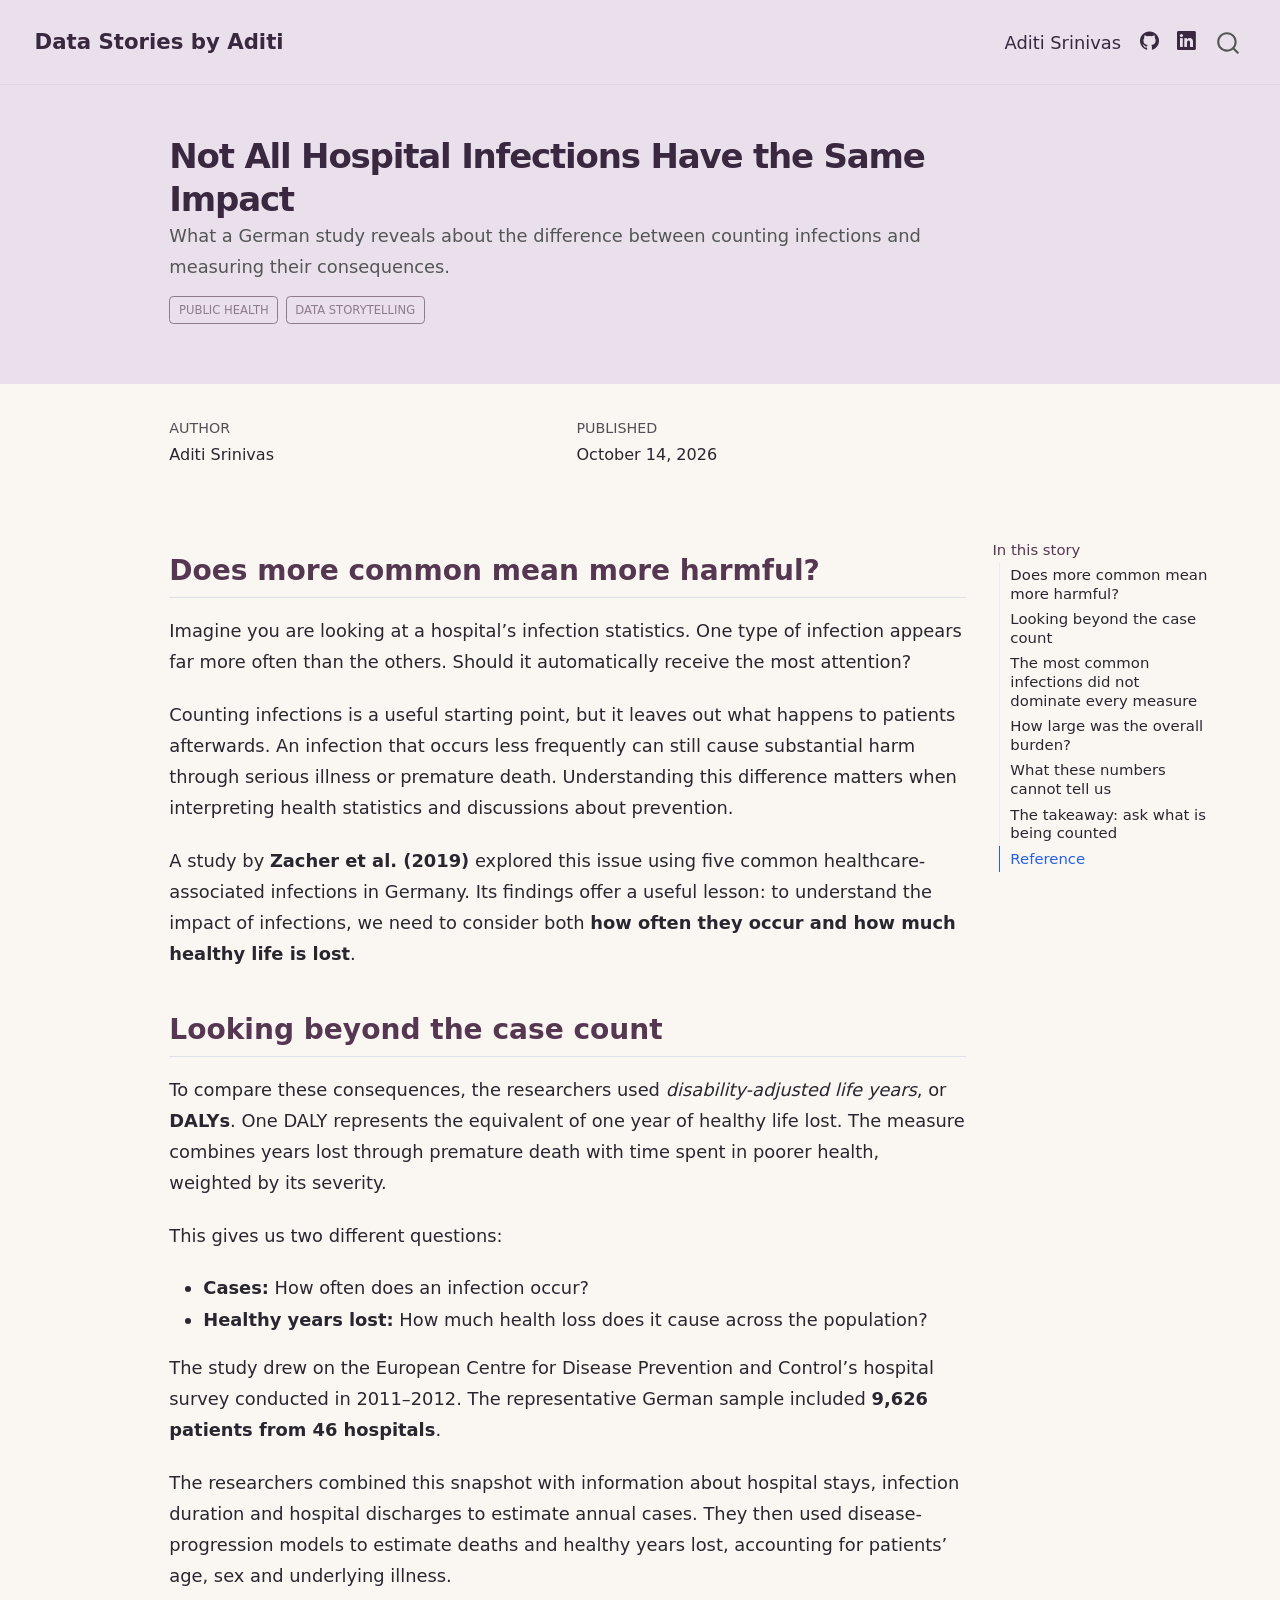
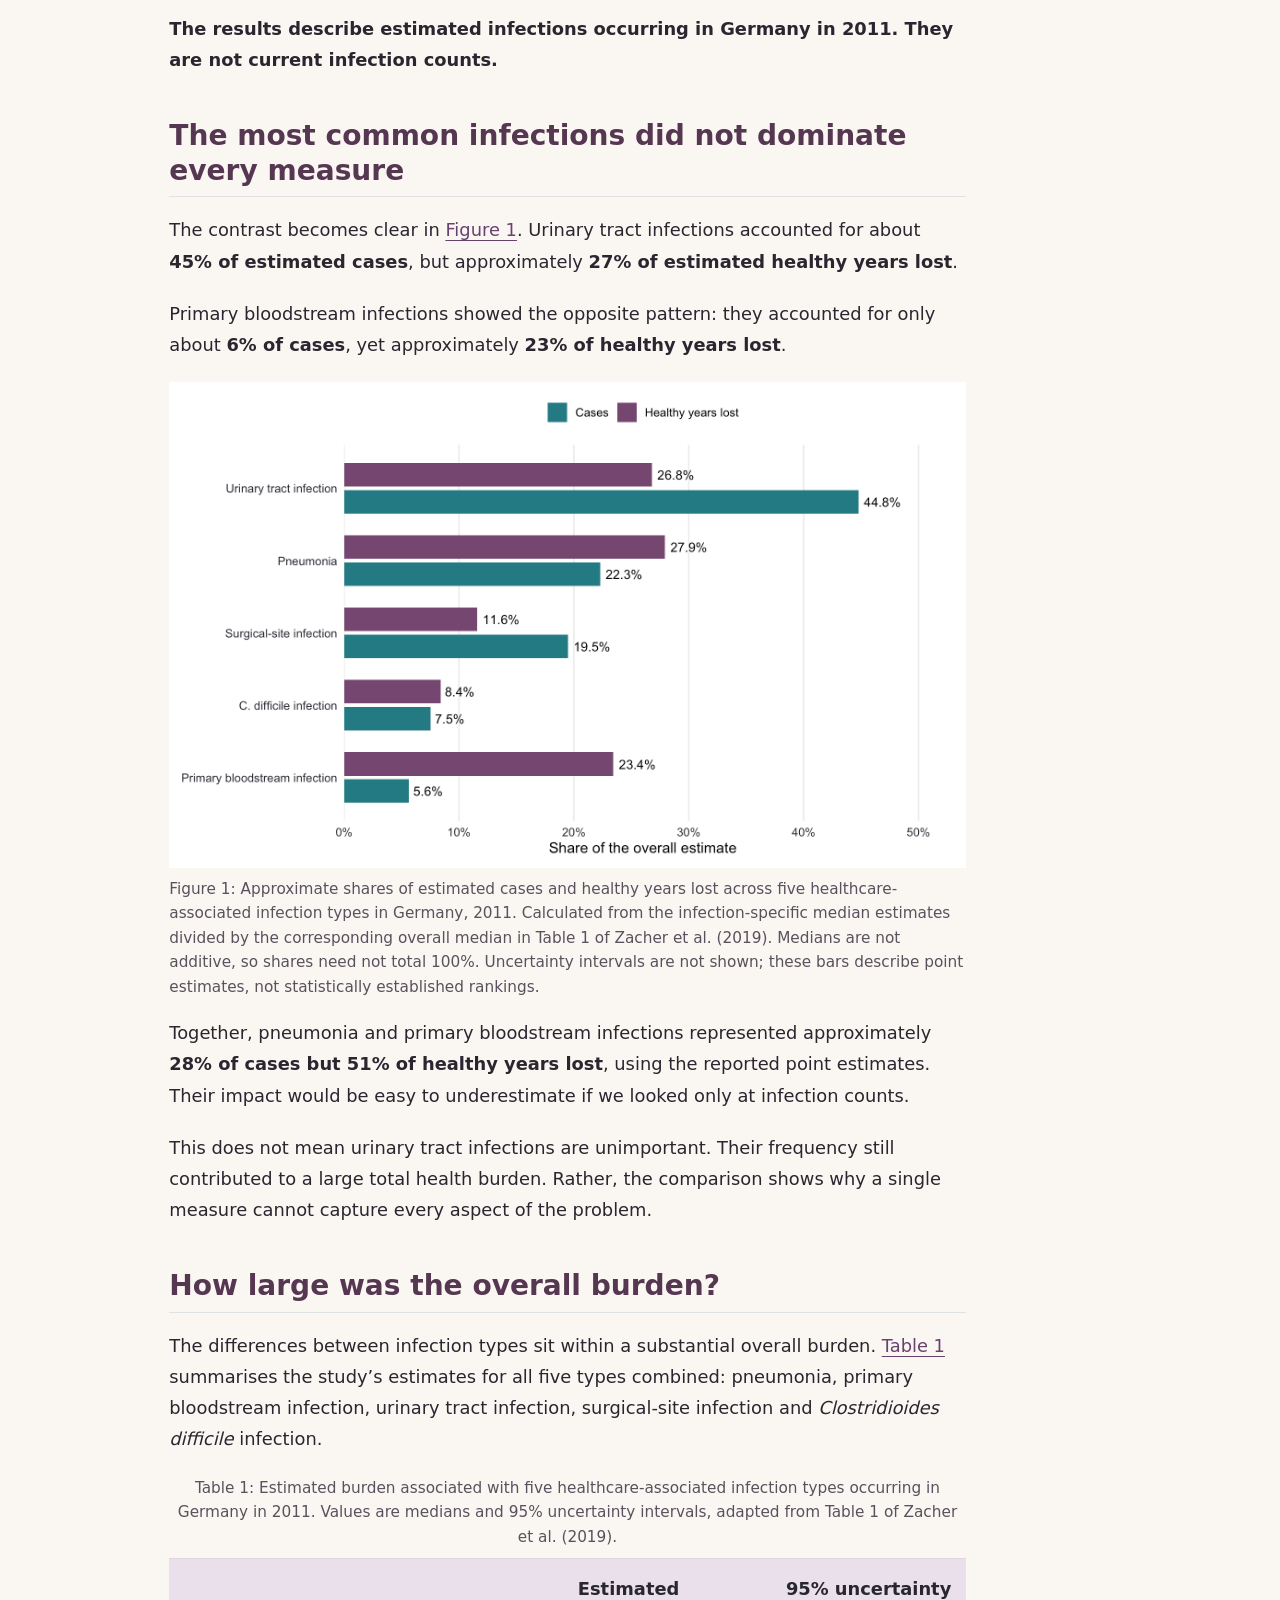
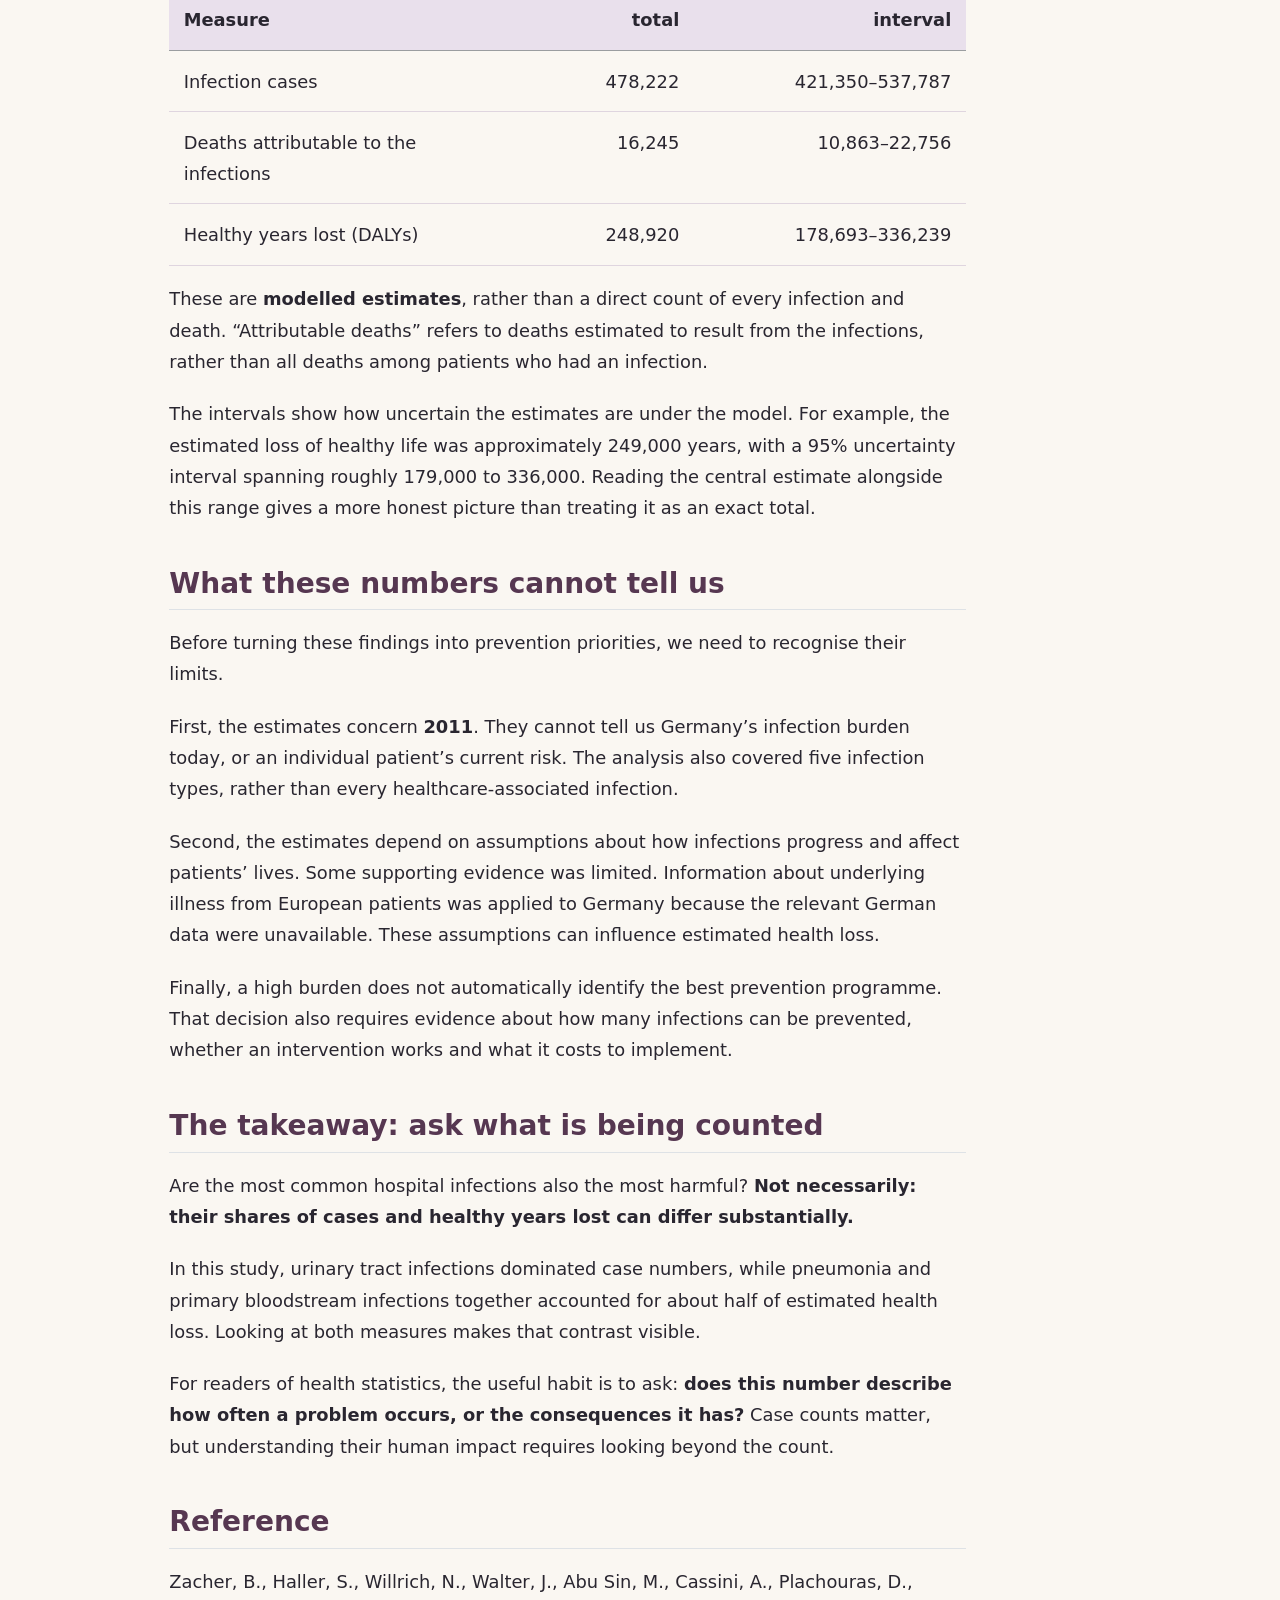
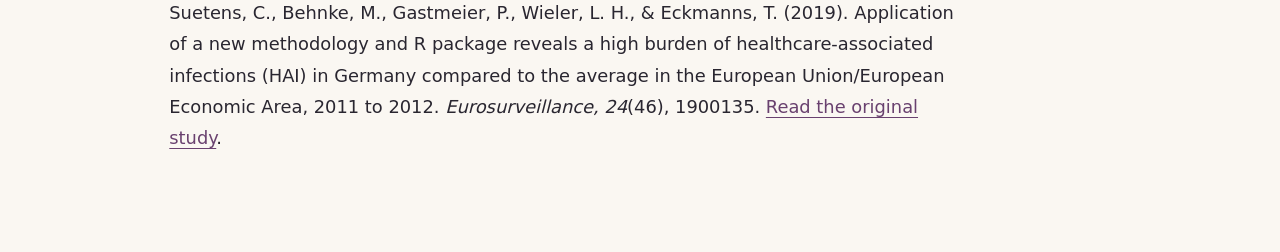
<file: docs/posts/welcome/index.html>
<!DOCTYPE html>
<html xmlns="http://www.w3.org/1999/xhtml" lang="en" xml:lang="en"><head>

<meta charset="utf-8">
<meta name="generator" content="quarto-1.8.25">

<meta name="viewport" content="width=device-width, initial-scale=1.0, user-scalable=yes">

<meta name="author" content="Aditi Srinivas">
<meta name="dcterms.date" content="2026-10-14">
<meta name="description" content="What a German study reveals about the difference between counting infections and measuring their consequences.">

<title>Not All Hospital Infections Have the Same Impact – Data Stories by Aditi</title>
<style>
code{white-space: pre-wrap;}
span.smallcaps{font-variant: small-caps;}
div.columns{display: flex; gap: min(4vw, 1.5em);}
div.column{flex: auto; overflow-x: auto;}
div.hanging-indent{margin-left: 1.5em; text-indent: -1.5em;}
ul.task-list{list-style: none;}
ul.task-list li input[type="checkbox"] {
  width: 0.8em;
  margin: 0 0.8em 0.2em -1em; /* quarto-specific, see https://github.com/quarto-dev/quarto-cli/issues/4556 */ 
  vertical-align: middle;
}
</style>


<script src="../../site_libs/quarto-nav/quarto-nav.js"></script>
<script src="../../site_libs/quarto-nav/headroom.min.js"></script>
<script src="../../site_libs/clipboard/clipboard.min.js"></script>
<script src="../../site_libs/quarto-search/autocomplete.umd.js"></script>
<script src="../../site_libs/quarto-search/fuse.min.js"></script>
<script src="../../site_libs/quarto-search/quarto-search.js"></script>
<meta name="quarto:offset" content="../../">
<script src="../../site_libs/quarto-html/quarto.js" type="module"></script>
<script src="../../site_libs/quarto-html/tabsets/tabsets.js" type="module"></script>
<script src="../../site_libs/quarto-html/axe/axe-check.js" type="module"></script>
<script src="../../site_libs/quarto-html/popper.min.js"></script>
<script src="../../site_libs/quarto-html/tippy.umd.min.js"></script>
<script src="../../site_libs/quarto-html/anchor.min.js"></script>
<link href="../../site_libs/quarto-html/tippy.css" rel="stylesheet">
<link href="../../site_libs/quarto-html/quarto-syntax-highlighting-7b89279ff1a6dce999919e0e67d4d9ec.css" rel="stylesheet" id="quarto-text-highlighting-styles">
<script src="../../site_libs/bootstrap/bootstrap.min.js"></script>
<link href="../../site_libs/bootstrap/bootstrap-icons.css" rel="stylesheet">
<link href="../../site_libs/bootstrap/bootstrap-5b4ad623e5705c0698d39aec6f10cf02.min.css" rel="stylesheet" append-hash="true" id="quarto-bootstrap" data-mode="light">
<script id="quarto-search-options" type="application/json">{
  "location": "navbar",
  "copy-button": false,
  "collapse-after": 3,
  "panel-placement": "end",
  "type": "overlay",
  "limit": 50,
  "keyboard-shortcut": [
    "f",
    "/",
    "s"
  ],
  "show-item-context": false,
  "language": {
    "search-no-results-text": "No results",
    "search-matching-documents-text": "matching documents",
    "search-copy-link-title": "Copy link to search",
    "search-hide-matches-text": "Hide additional matches",
    "search-more-match-text": "more match in this document",
    "search-more-matches-text": "more matches in this document",
    "search-clear-button-title": "Clear",
    "search-text-placeholder": "",
    "search-detached-cancel-button-title": "Cancel",
    "search-submit-button-title": "Submit",
    "search-label": "Search"
  }
}</script>


<link rel="stylesheet" href="../../styles.css">
</head>

<body class="nav-fixed quarto-light">

<div id="quarto-search-results"></div>
  <header id="quarto-header" class="headroom fixed-top quarto-banner">
    <nav class="navbar navbar-expand-lg " data-bs-theme="dark">
      <div class="navbar-container container-fluid">
      <div class="navbar-brand-container mx-auto">
    <a href="../../index.html" class="navbar-brand navbar-brand-logo">
    </a>
    <a class="navbar-brand" href="../../index.html">
    <span class="navbar-title">Data Stories by Aditi</span>
    </a>
  </div>
            <div id="quarto-search" class="" title="Search"></div>
          <button class="navbar-toggler" type="button" data-bs-toggle="collapse" data-bs-target="#navbarCollapse" aria-controls="navbarCollapse" role="menu" aria-expanded="false" aria-label="Toggle navigation" onclick="if (window.quartoToggleHeadroom) { window.quartoToggleHeadroom(); }">
  <span class="navbar-toggler-icon"></span>
</button>
          <div class="collapse navbar-collapse" id="navbarCollapse">
            <ul class="navbar-nav navbar-nav-scroll ms-auto">
  <li class="nav-item">
    <a class="nav-link" href="../../about.html"> 
<span class="menu-text">Aditi Srinivas</span></a>
  </li>  
  <li class="nav-item compact">
    <a class="nav-link" href="https://github.com/asri0053"> <i class="bi bi-github" role="img">
</i> 
<span class="menu-text"></span></a>
  </li>  
  <li class="nav-item compact">
    <a class="nav-link" href="https://www.linkedin.com/in/aditi-srinivas/"> <i class="bi bi-linkedin" role="img" aria-label="LinkedIn">
</i> 
<span class="menu-text"></span></a>
  </li>  
</ul>
          </div> <!-- /navcollapse -->
            <div class="quarto-navbar-tools">
</div>
      </div> <!-- /container-fluid -->
    </nav>
</header>
<!-- content -->
<header id="title-block-header" class="quarto-title-block default page-columns page-full">
  <div class="quarto-title-banner page-columns page-full">
    <div class="quarto-title column-body">
      <h1 class="title">Not All Hospital Infections Have the Same Impact</h1>
                  <div>
        <div class="description">
          What a German study reveals about the difference between counting infections and measuring their consequences.
        </div>
      </div>
                          <div class="quarto-categories">
                <div class="quarto-category">Public health</div>
                <div class="quarto-category">Data storytelling</div>
              </div>
                  </div>
  </div>
    
  
  <div class="quarto-title-meta">

      <div>
      <div class="quarto-title-meta-heading">Author</div>
      <div class="quarto-title-meta-contents">
               <p>Aditi Srinivas </p>
            </div>
    </div>
      
      <div>
      <div class="quarto-title-meta-heading">Published</div>
      <div class="quarto-title-meta-contents">
        <p class="date">October 14, 2026</p>
      </div>
    </div>
    
      
    </div>
    
  
  </header><div id="quarto-content" class="quarto-container page-columns page-rows-contents page-layout-article page-navbar">
<!-- sidebar -->
<!-- margin-sidebar -->
    <div id="quarto-margin-sidebar" class="sidebar margin-sidebar">
        <nav id="TOC" role="doc-toc" class="toc-active">
    <h2 id="toc-title">In this story</h2>
   
  <ul>
  <li><a href="#does-more-common-mean-more-harmful" id="toc-does-more-common-mean-more-harmful" class="nav-link active" data-scroll-target="#does-more-common-mean-more-harmful">Does more common mean more harmful?</a></li>
  <li><a href="#looking-beyond-the-case-count" id="toc-looking-beyond-the-case-count" class="nav-link" data-scroll-target="#looking-beyond-the-case-count">Looking beyond the case count</a></li>
  <li><a href="#the-most-common-infections-did-not-dominate-every-measure" id="toc-the-most-common-infections-did-not-dominate-every-measure" class="nav-link" data-scroll-target="#the-most-common-infections-did-not-dominate-every-measure">The most common infections did not dominate every measure</a></li>
  <li><a href="#how-large-was-the-overall-burden" id="toc-how-large-was-the-overall-burden" class="nav-link" data-scroll-target="#how-large-was-the-overall-burden">How large was the overall burden?</a></li>
  <li><a href="#what-these-numbers-cannot-tell-us" id="toc-what-these-numbers-cannot-tell-us" class="nav-link" data-scroll-target="#what-these-numbers-cannot-tell-us">What these numbers cannot tell us</a></li>
  <li><a href="#the-takeaway-ask-what-is-being-counted" id="toc-the-takeaway-ask-what-is-being-counted" class="nav-link" data-scroll-target="#the-takeaway-ask-what-is-being-counted">The takeaway: ask what is being counted</a></li>
  <li><a href="#reference" id="toc-reference" class="nav-link" data-scroll-target="#reference">Reference</a></li>
  </ul>
</nav>
    </div>
<!-- main -->
<main class="content quarto-banner-title-block" id="quarto-document-content">





<section id="does-more-common-mean-more-harmful" class="level2">
<h2 class="anchored" data-anchor-id="does-more-common-mean-more-harmful">Does more common mean more harmful?</h2>
<p>Imagine you are looking at a hospital’s infection statistics. One type of infection appears far more often than the others. Should it automatically receive the most attention?</p>
<p>Counting infections is a useful starting point, but it leaves out what happens to patients afterwards. An infection that occurs less frequently can still cause substantial harm through serious illness or premature death. Understanding this difference matters when interpreting health statistics and discussions about prevention.</p>
<p>A study by <strong>Zacher et al.&nbsp;(2019)</strong> explored this issue using five common healthcare-associated infections in Germany. Its findings offer a useful lesson: to understand the impact of infections, we need to consider both <strong>how often they occur and how much healthy life is lost</strong>.</p>
</section>
<section id="looking-beyond-the-case-count" class="level2">
<h2 class="anchored" data-anchor-id="looking-beyond-the-case-count">Looking beyond the case count</h2>
<p>To compare these consequences, the researchers used <em>disability-adjusted life years</em>, or <strong>DALYs</strong>. One DALY represents the equivalent of one year of healthy life lost. The measure combines years lost through premature death with time spent in poorer health, weighted by its severity.</p>
<p>This gives us two different questions:</p>
<ul>
<li><strong>Cases:</strong> How often does an infection occur?</li>
<li><strong>Healthy years lost:</strong> How much health loss does it cause across the population?</li>
</ul>
<p>The study drew on the European Centre for Disease Prevention and Control’s hospital survey conducted in 2011–2012. The representative German sample included <strong>9,626 patients from 46 hospitals</strong>.</p>
<p>The researchers combined this snapshot with information about hospital stays, infection duration and hospital discharges to estimate annual cases. They then used disease-progression models to estimate deaths and healthy years lost, accounting for patients’ age, sex and underlying illness.</p>
<p><strong>The results describe estimated infections occurring in Germany in 2011. They are not current infection counts.</strong></p>
</section>
<section id="the-most-common-infections-did-not-dominate-every-measure" class="level2">
<h2 class="anchored" data-anchor-id="the-most-common-infections-did-not-dominate-every-measure">The most common infections did not dominate every measure</h2>
<p>The contrast becomes clear in <a href="#fig-infection-shares" class="quarto-xref">Figure&nbsp;1</a>. Urinary tract infections accounted for about <strong>45% of estimated cases</strong>, but approximately <strong>27% of estimated healthy years lost</strong>.</p>
<p>Primary bloodstream infections showed the opposite pattern: they accounted for only about <strong>6% of cases</strong>, yet approximately <strong>23% of healthy years lost</strong>.</p>
<div class="cell">
<div class="cell-output-display">
<div id="fig-infection-shares" class="quarto-float quarto-figure quarto-figure-center anchored" alt="Paired horizontal bars compare infection case shares with shares of healthy years lost. Urinary tract infections account for about 45 percent of cases and 27 percent of health loss; primary bloodstream infections account for about 6 percent of cases and 23 percent of health loss.">
<figure class="quarto-float quarto-float-fig figure">
<div aria-describedby="fig-infection-shares-caption-0ceaefa1-69ba-4598-a22c-09a6ac19f8ca">
<img src="index_files/figure-html/fig-infection-shares-1.png" class="img-fluid figure-img" style="width:100.0%" alt="Paired horizontal bars compare infection case shares with shares of healthy years lost. Urinary tract infections account for about 45 percent of cases and 27 percent of health loss; primary bloodstream infections account for about 6 percent of cases and 23 percent of health loss.">
</div>
<figcaption class="quarto-float-caption-bottom quarto-float-caption quarto-float-fig" id="fig-infection-shares-caption-0ceaefa1-69ba-4598-a22c-09a6ac19f8ca">
Figure&nbsp;1: Approximate shares of estimated cases and healthy years lost across five healthcare-associated infection types in Germany, 2011. Calculated from the infection-specific median estimates divided by the corresponding overall median in Table 1 of Zacher et al.&nbsp;(2019). Medians are not additive, so shares need not total 100%. Uncertainty intervals are not shown; these bars describe point estimates, not statistically established rankings.
</figcaption>
</figure>
</div>
</div>
</div>
<p>Together, pneumonia and primary bloodstream infections represented approximately <strong>28% of cases but 51% of healthy years lost</strong>, using the reported point estimates. Their impact would be easy to underestimate if we looked only at infection counts.</p>
<p>This does not mean urinary tract infections are unimportant. Their frequency still contributed to a large total health burden. Rather, the comparison shows why a single measure cannot capture every aspect of the problem.</p>
</section>
<section id="how-large-was-the-overall-burden" class="level2">
<h2 class="anchored" data-anchor-id="how-large-was-the-overall-burden">How large was the overall burden?</h2>
<p>The differences between infection types sit within a substantial overall burden. <a href="#tbl-burden" class="quarto-xref">Table&nbsp;1</a> summarises the study’s estimates for all five types combined: pneumonia, primary bloodstream infection, urinary tract infection, surgical-site infection and <em>Clostridioides difficile</em> infection.</p>
<div id="tbl-burden" class="quarto-float quarto-figure quarto-figure-center anchored">
<figure class="quarto-float quarto-float-tbl figure">
<figcaption class="quarto-float-caption-top quarto-float-caption quarto-float-tbl" id="tbl-burden-caption-0ceaefa1-69ba-4598-a22c-09a6ac19f8ca">
Table&nbsp;1: Estimated burden associated with five healthcare-associated infection types occurring in Germany in 2011. Values are medians and 95% uncertainty intervals, adapted from Table 1 of Zacher et al.&nbsp;(2019).
</figcaption>
<div aria-describedby="tbl-burden-caption-0ceaefa1-69ba-4598-a22c-09a6ac19f8ca">
<table class="caption-top table">
<thead>
<tr class="header">
<th style="text-align: left;">Measure</th>
<th style="text-align: right;">Estimated total</th>
<th style="text-align: right;">95% uncertainty interval</th>
</tr>
</thead>
<tbody>
<tr class="odd">
<td style="text-align: left;">Infection cases</td>
<td style="text-align: right;">478,222</td>
<td style="text-align: right;">421,350–537,787</td>
</tr>
<tr class="even">
<td style="text-align: left;">Deaths attributable to the infections</td>
<td style="text-align: right;">16,245</td>
<td style="text-align: right;">10,863–22,756</td>
</tr>
<tr class="odd">
<td style="text-align: left;">Healthy years lost (DALYs)</td>
<td style="text-align: right;">248,920</td>
<td style="text-align: right;">178,693–336,239</td>
</tr>
</tbody>
</table>
</div>
</figure>
</div>
<p>These are <strong>modelled estimates</strong>, rather than a direct count of every infection and death. “Attributable deaths” refers to deaths estimated to result from the infections, rather than all deaths among patients who had an infection.</p>
<p>The intervals show how uncertain the estimates are under the model. For example, the estimated loss of healthy life was approximately 249,000 years, with a 95% uncertainty interval spanning roughly 179,000 to 336,000. Reading the central estimate alongside this range gives a more honest picture than treating it as an exact total.</p>
</section>
<section id="what-these-numbers-cannot-tell-us" class="level2">
<h2 class="anchored" data-anchor-id="what-these-numbers-cannot-tell-us">What these numbers cannot tell us</h2>
<p>Before turning these findings into prevention priorities, we need to recognise their limits.</p>
<p>First, the estimates concern <strong>2011</strong>. They cannot tell us Germany’s infection burden today, or an individual patient’s current risk. The analysis also covered five infection types, rather than every healthcare-associated infection.</p>
<p>Second, the estimates depend on assumptions about how infections progress and affect patients’ lives. Some supporting evidence was limited. Information about underlying illness from European patients was applied to Germany because the relevant German data were unavailable. These assumptions can influence estimated health loss.</p>
<p>Finally, a high burden does not automatically identify the best prevention programme. That decision also requires evidence about how many infections can be prevented, whether an intervention works and what it costs to implement.</p>
</section>
<section id="the-takeaway-ask-what-is-being-counted" class="level2">
<h2 class="anchored" data-anchor-id="the-takeaway-ask-what-is-being-counted">The takeaway: ask what is being counted</h2>
<p>Are the most common hospital infections also the most harmful? <strong>Not necessarily: their shares of cases and healthy years lost can differ substantially.</strong></p>
<p>In this study, urinary tract infections dominated case numbers, while pneumonia and primary bloodstream infections together accounted for about half of estimated health loss. Looking at both measures makes that contrast visible.</p>
<p>For readers of health statistics, the useful habit is to ask: <strong>does this number describe how often a problem occurs, or the consequences it has?</strong> Case counts matter, but understanding their human impact requires looking beyond the count.</p>
</section>
<section id="reference" class="level2">
<h2 class="anchored" data-anchor-id="reference">Reference</h2>
<p>Zacher, B., Haller, S., Willrich, N., Walter, J., Abu Sin, M., Cassini, A., Plachouras, D., Suetens, C., Behnke, M., Gastmeier, P., Wieler, L. H., &amp; Eckmanns, T. (2019). Application of a new methodology and R package reveals a high burden of healthcare-associated infections (HAI) in Germany compared to the average in the European Union/European Economic Area, 2011 to 2012. <em>Eurosurveillance, 24</em>(46), 1900135. <a href="https://doi.org/10.2807/1560-7917.ES.2019.24.46.1900135">Read the original study</a>.</p>


</section>

</main> <!-- /main -->
<script id="quarto-html-after-body" type="application/javascript">
  window.document.addEventListener("DOMContentLoaded", function (event) {
    const icon = "";
    const anchorJS = new window.AnchorJS();
    anchorJS.options = {
      placement: 'right',
      icon: icon
    };
    anchorJS.add('.anchored');
    const isCodeAnnotation = (el) => {
      for (const clz of el.classList) {
        if (clz.startsWith('code-annotation-')) {                     
          return true;
        }
      }
      return false;
    }
    const onCopySuccess = function(e) {
      // button target
      const button = e.trigger;
      // don't keep focus
      button.blur();
      // flash "checked"
      button.classList.add('code-copy-button-checked');
      var currentTitle = button.getAttribute("title");
      button.setAttribute("title", "Copied!");
      let tooltip;
      if (window.bootstrap) {
        button.setAttribute("data-bs-toggle", "tooltip");
        button.setAttribute("data-bs-placement", "left");
        button.setAttribute("data-bs-title", "Copied!");
        tooltip = new bootstrap.Tooltip(button, 
          { trigger: "manual", 
            customClass: "code-copy-button-tooltip",
            offset: [0, -8]});
        tooltip.show();    
      }
      setTimeout(function() {
        if (tooltip) {
          tooltip.hide();
          button.removeAttribute("data-bs-title");
          button.removeAttribute("data-bs-toggle");
          button.removeAttribute("data-bs-placement");
        }
        button.setAttribute("title", currentTitle);
        button.classList.remove('code-copy-button-checked');
      }, 1000);
      // clear code selection
      e.clearSelection();
    }
    const getTextToCopy = function(trigger) {
      const outerScaffold = trigger.parentElement.cloneNode(true);
      const codeEl = outerScaffold.querySelector('code');
      for (const childEl of codeEl.children) {
        if (isCodeAnnotation(childEl)) {
          childEl.remove();
        }
      }
      return codeEl.innerText;
    }
    const clipboard = new window.ClipboardJS('.code-copy-button:not([data-in-quarto-modal])', {
      text: getTextToCopy
    });
    clipboard.on('success', onCopySuccess);
    if (window.document.getElementById('quarto-embedded-source-code-modal')) {
      const clipboardModal = new window.ClipboardJS('.code-copy-button[data-in-quarto-modal]', {
        text: getTextToCopy,
        container: window.document.getElementById('quarto-embedded-source-code-modal')
      });
      clipboardModal.on('success', onCopySuccess);
    }
      var localhostRegex = new RegExp(/^(?:http|https):\/\/localhost\:?[0-9]*\//);
      var mailtoRegex = new RegExp(/^mailto:/);
        var filterRegex = new RegExp('/' + window.location.host + '/');
      var isInternal = (href) => {
          return filterRegex.test(href) || localhostRegex.test(href) || mailtoRegex.test(href);
      }
      // Inspect non-navigation links and adorn them if external
     var links = window.document.querySelectorAll('a[href]:not(.nav-link):not(.navbar-brand):not(.toc-action):not(.sidebar-link):not(.sidebar-item-toggle):not(.pagination-link):not(.no-external):not([aria-hidden]):not(.dropdown-item):not(.quarto-navigation-tool):not(.about-link)');
      for (var i=0; i<links.length; i++) {
        const link = links[i];
        if (!isInternal(link.href)) {
          // undo the damage that might have been done by quarto-nav.js in the case of
          // links that we want to consider external
          if (link.dataset.originalHref !== undefined) {
            link.href = link.dataset.originalHref;
          }
        }
      }
    function tippyHover(el, contentFn, onTriggerFn, onUntriggerFn) {
      const config = {
        allowHTML: true,
        maxWidth: 500,
        delay: 100,
        arrow: false,
        appendTo: function(el) {
            return el.parentElement;
        },
        interactive: true,
        interactiveBorder: 10,
        theme: 'quarto',
        placement: 'bottom-start',
      };
      if (contentFn) {
        config.content = contentFn;
      }
      if (onTriggerFn) {
        config.onTrigger = onTriggerFn;
      }
      if (onUntriggerFn) {
        config.onUntrigger = onUntriggerFn;
      }
      window.tippy(el, config); 
    }
    const noterefs = window.document.querySelectorAll('a[role="doc-noteref"]');
    for (var i=0; i<noterefs.length; i++) {
      const ref = noterefs[i];
      tippyHover(ref, function() {
        // use id or data attribute instead here
        let href = ref.getAttribute('data-footnote-href') || ref.getAttribute('href');
        try { href = new URL(href).hash; } catch {}
        const id = href.replace(/^#\/?/, "");
        const note = window.document.getElementById(id);
        if (note) {
          return note.innerHTML;
        } else {
          return "";
        }
      });
    }
    const xrefs = window.document.querySelectorAll('a.quarto-xref');
    const processXRef = (id, note) => {
      // Strip column container classes
      const stripColumnClz = (el) => {
        el.classList.remove("page-full", "page-columns");
        if (el.children) {
          for (const child of el.children) {
            stripColumnClz(child);
          }
        }
      }
      stripColumnClz(note)
      if (id === null || id.startsWith('sec-')) {
        // Special case sections, only their first couple elements
        const container = document.createElement("div");
        if (note.children && note.children.length > 2) {
          container.appendChild(note.children[0].cloneNode(true));
          for (let i = 1; i < note.children.length; i++) {
            const child = note.children[i];
            if (child.tagName === "P" && child.innerText === "") {
              continue;
            } else {
              container.appendChild(child.cloneNode(true));
              break;
            }
          }
          if (window.Quarto?.typesetMath) {
            window.Quarto.typesetMath(container);
          }
          return container.innerHTML
        } else {
          if (window.Quarto?.typesetMath) {
            window.Quarto.typesetMath(note);
          }
          return note.innerHTML;
        }
      } else {
        // Remove any anchor links if they are present
        const anchorLink = note.querySelector('a.anchorjs-link');
        if (anchorLink) {
          anchorLink.remove();
        }
        if (window.Quarto?.typesetMath) {
          window.Quarto.typesetMath(note);
        }
        if (note.classList.contains("callout")) {
          return note.outerHTML;
        } else {
          return note.innerHTML;
        }
      }
    }
    for (var i=0; i<xrefs.length; i++) {
      const xref = xrefs[i];
      tippyHover(xref, undefined, function(instance) {
        instance.disable();
        let url = xref.getAttribute('href');
        let hash = undefined; 
        if (url.startsWith('#')) {
          hash = url;
        } else {
          try { hash = new URL(url).hash; } catch {}
        }
        if (hash) {
          const id = hash.replace(/^#\/?/, "");
          const note = window.document.getElementById(id);
          if (note !== null) {
            try {
              const html = processXRef(id, note.cloneNode(true));
              instance.setContent(html);
            } finally {
              instance.enable();
              instance.show();
            }
          } else {
            // See if we can fetch this
            fetch(url.split('#')[0])
            .then(res => res.text())
            .then(html => {
              const parser = new DOMParser();
              const htmlDoc = parser.parseFromString(html, "text/html");
              const note = htmlDoc.getElementById(id);
              if (note !== null) {
                const html = processXRef(id, note);
                instance.setContent(html);
              } 
            }).finally(() => {
              instance.enable();
              instance.show();
            });
          }
        } else {
          // See if we can fetch a full url (with no hash to target)
          // This is a special case and we should probably do some content thinning / targeting
          fetch(url)
          .then(res => res.text())
          .then(html => {
            const parser = new DOMParser();
            const htmlDoc = parser.parseFromString(html, "text/html");
            const note = htmlDoc.querySelector('main.content');
            if (note !== null) {
              // This should only happen for chapter cross references
              // (since there is no id in the URL)
              // remove the first header
              if (note.children.length > 0 && note.children[0].tagName === "HEADER") {
                note.children[0].remove();
              }
              const html = processXRef(null, note);
              instance.setContent(html);
            } 
          }).finally(() => {
            instance.enable();
            instance.show();
          });
        }
      }, function(instance) {
      });
    }
        let selectedAnnoteEl;
        const selectorForAnnotation = ( cell, annotation) => {
          let cellAttr = 'data-code-cell="' + cell + '"';
          let lineAttr = 'data-code-annotation="' +  annotation + '"';
          const selector = 'span[' + cellAttr + '][' + lineAttr + ']';
          return selector;
        }
        const selectCodeLines = (annoteEl) => {
          const doc = window.document;
          const targetCell = annoteEl.getAttribute("data-target-cell");
          const targetAnnotation = annoteEl.getAttribute("data-target-annotation");
          const annoteSpan = window.document.querySelector(selectorForAnnotation(targetCell, targetAnnotation));
          const lines = annoteSpan.getAttribute("data-code-lines").split(",");
          const lineIds = lines.map((line) => {
            return targetCell + "-" + line;
          })
          let top = null;
          let height = null;
          let parent = null;
          if (lineIds.length > 0) {
              //compute the position of the single el (top and bottom and make a div)
              const el = window.document.getElementById(lineIds[0]);
              top = el.offsetTop;
              height = el.offsetHeight;
              parent = el.parentElement.parentElement;
            if (lineIds.length > 1) {
              const lastEl = window.document.getElementById(lineIds[lineIds.length - 1]);
              const bottom = lastEl.offsetTop + lastEl.offsetHeight;
              height = bottom - top;
            }
            if (top !== null && height !== null && parent !== null) {
              // cook up a div (if necessary) and position it 
              let div = window.document.getElementById("code-annotation-line-highlight");
              if (div === null) {
                div = window.document.createElement("div");
                div.setAttribute("id", "code-annotation-line-highlight");
                div.style.position = 'absolute';
                parent.appendChild(div);
              }
              div.style.top = top - 2 + "px";
              div.style.height = height + 4 + "px";
              div.style.left = 0;
              let gutterDiv = window.document.getElementById("code-annotation-line-highlight-gutter");
              if (gutterDiv === null) {
                gutterDiv = window.document.createElement("div");
                gutterDiv.setAttribute("id", "code-annotation-line-highlight-gutter");
                gutterDiv.style.position = 'absolute';
                const codeCell = window.document.getElementById(targetCell);
                const gutter = codeCell.querySelector('.code-annotation-gutter');
                gutter.appendChild(gutterDiv);
              }
              gutterDiv.style.top = top - 2 + "px";
              gutterDiv.style.height = height + 4 + "px";
            }
            selectedAnnoteEl = annoteEl;
          }
        };
        const unselectCodeLines = () => {
          const elementsIds = ["code-annotation-line-highlight", "code-annotation-line-highlight-gutter"];
          elementsIds.forEach((elId) => {
            const div = window.document.getElementById(elId);
            if (div) {
              div.remove();
            }
          });
          selectedAnnoteEl = undefined;
        };
          // Handle positioning of the toggle
      window.addEventListener(
        "resize",
        throttle(() => {
          elRect = undefined;
          if (selectedAnnoteEl) {
            selectCodeLines(selectedAnnoteEl);
          }
        }, 10)
      );
      function throttle(fn, ms) {
      let throttle = false;
      let timer;
        return (...args) => {
          if(!throttle) { // first call gets through
              fn.apply(this, args);
              throttle = true;
          } else { // all the others get throttled
              if(timer) clearTimeout(timer); // cancel #2
              timer = setTimeout(() => {
                fn.apply(this, args);
                timer = throttle = false;
              }, ms);
          }
        };
      }
        // Attach click handler to the DT
        const annoteDls = window.document.querySelectorAll('dt[data-target-cell]');
        for (const annoteDlNode of annoteDls) {
          annoteDlNode.addEventListener('click', (event) => {
            const clickedEl = event.target;
            if (clickedEl !== selectedAnnoteEl) {
              unselectCodeLines();
              const activeEl = window.document.querySelector('dt[data-target-cell].code-annotation-active');
              if (activeEl) {
                activeEl.classList.remove('code-annotation-active');
              }
              selectCodeLines(clickedEl);
              clickedEl.classList.add('code-annotation-active');
            } else {
              // Unselect the line
              unselectCodeLines();
              clickedEl.classList.remove('code-annotation-active');
            }
          });
        }
    const findCites = (el) => {
      const parentEl = el.parentElement;
      if (parentEl) {
        const cites = parentEl.dataset.cites;
        if (cites) {
          return {
            el,
            cites: cites.split(' ')
          };
        } else {
          return findCites(el.parentElement)
        }
      } else {
        return undefined;
      }
    };
    var bibliorefs = window.document.querySelectorAll('a[role="doc-biblioref"]');
    for (var i=0; i<bibliorefs.length; i++) {
      const ref = bibliorefs[i];
      const citeInfo = findCites(ref);
      if (citeInfo) {
        tippyHover(citeInfo.el, function() {
          var popup = window.document.createElement('div');
          citeInfo.cites.forEach(function(cite) {
            var citeDiv = window.document.createElement('div');
            citeDiv.classList.add('hanging-indent');
            citeDiv.classList.add('csl-entry');
            var biblioDiv = window.document.getElementById('ref-' + cite);
            if (biblioDiv) {
              citeDiv.innerHTML = biblioDiv.innerHTML;
            }
            popup.appendChild(citeDiv);
          });
          return popup.innerHTML;
        });
      }
    }
  });
  </script>
</div> <!-- /content -->




</body></html>
</file>
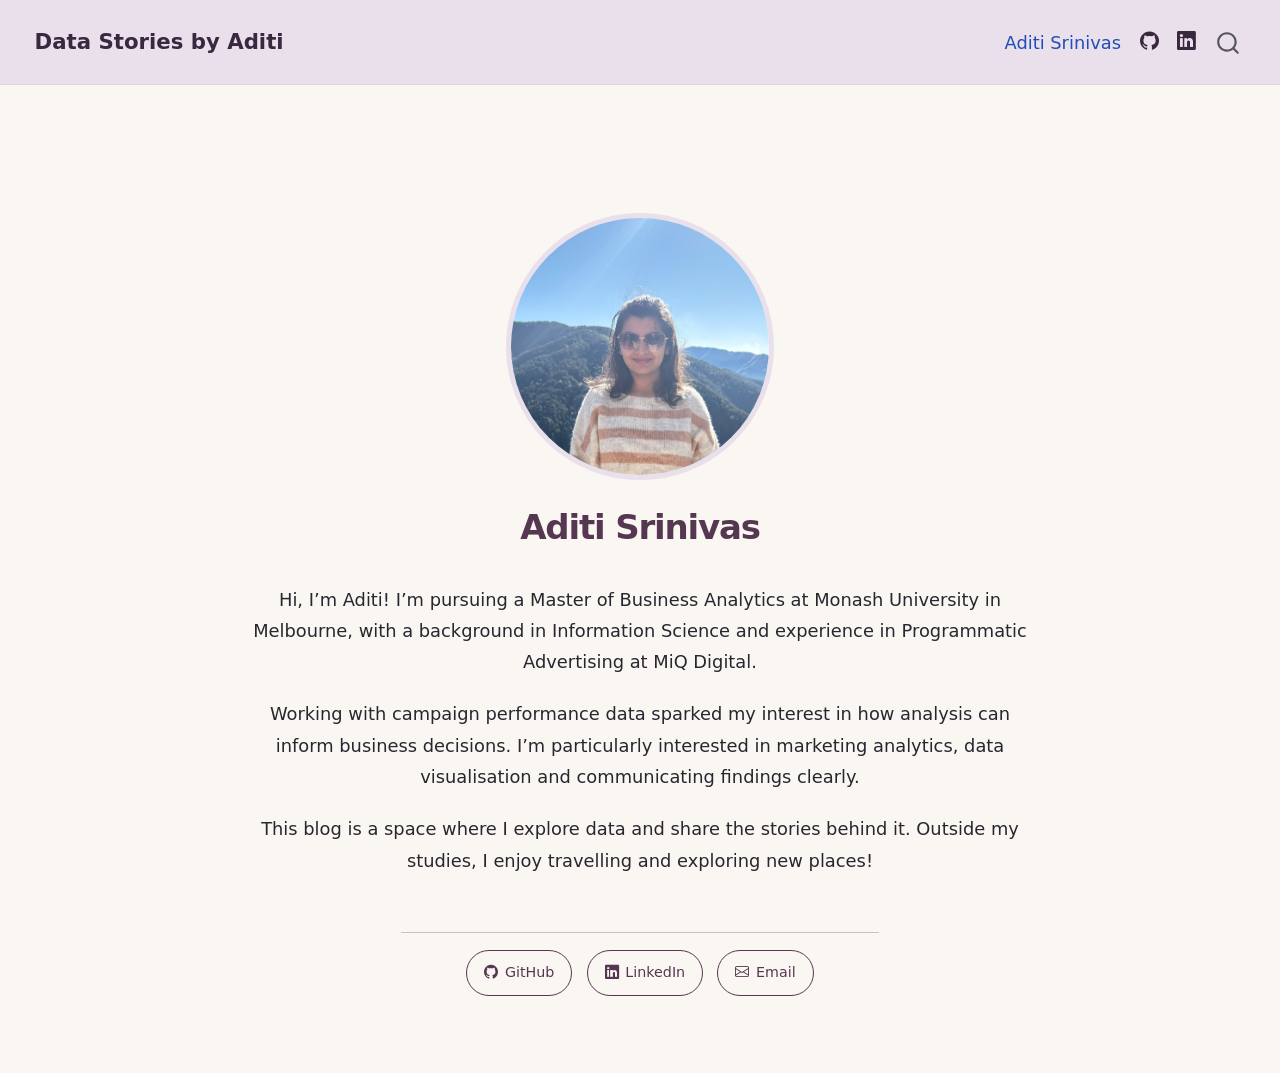
<file: docs/about.html>
<!DOCTYPE html>
<html xmlns="http://www.w3.org/1999/xhtml" lang="en" xml:lang="en"><head>

<meta charset="utf-8">
<meta name="generator" content="quarto-1.8.25">

<meta name="viewport" content="width=device-width, initial-scale=1.0, user-scalable=yes">


<title>Aditi Srinivas – Data Stories by Aditi</title>
<style>
code{white-space: pre-wrap;}
span.smallcaps{font-variant: small-caps;}
div.columns{display: flex; gap: min(4vw, 1.5em);}
div.column{flex: auto; overflow-x: auto;}
div.hanging-indent{margin-left: 1.5em; text-indent: -1.5em;}
ul.task-list{list-style: none;}
ul.task-list li input[type="checkbox"] {
  width: 0.8em;
  margin: 0 0.8em 0.2em -1em; /* quarto-specific, see https://github.com/quarto-dev/quarto-cli/issues/4556 */ 
  vertical-align: middle;
}
</style>


<script src="site_libs/quarto-nav/quarto-nav.js"></script>
<script src="site_libs/quarto-nav/headroom.min.js"></script>
<script src="site_libs/clipboard/clipboard.min.js"></script>
<script src="site_libs/quarto-search/autocomplete.umd.js"></script>
<script src="site_libs/quarto-search/fuse.min.js"></script>
<script src="site_libs/quarto-search/quarto-search.js"></script>
<meta name="quarto:offset" content="./">
<script src="site_libs/quarto-html/quarto.js" type="module"></script>
<script src="site_libs/quarto-html/tabsets/tabsets.js" type="module"></script>
<script src="site_libs/quarto-html/axe/axe-check.js" type="module"></script>
<script src="site_libs/quarto-html/popper.min.js"></script>
<script src="site_libs/quarto-html/tippy.umd.min.js"></script>
<link href="site_libs/quarto-html/tippy.css" rel="stylesheet">
<link href="site_libs/quarto-html/quarto-syntax-highlighting-7b89279ff1a6dce999919e0e67d4d9ec.css" rel="stylesheet" id="quarto-text-highlighting-styles">
<script src="site_libs/bootstrap/bootstrap.min.js"></script>
<link href="site_libs/bootstrap/bootstrap-icons.css" rel="stylesheet">
<link href="site_libs/bootstrap/bootstrap-5b4ad623e5705c0698d39aec6f10cf02.min.css" rel="stylesheet" append-hash="true" id="quarto-bootstrap" data-mode="light">
<script id="quarto-search-options" type="application/json">{
  "location": "navbar",
  "copy-button": false,
  "collapse-after": 3,
  "panel-placement": "end",
  "type": "overlay",
  "limit": 50,
  "keyboard-shortcut": [
    "f",
    "/",
    "s"
  ],
  "show-item-context": false,
  "language": {
    "search-no-results-text": "No results",
    "search-matching-documents-text": "matching documents",
    "search-copy-link-title": "Copy link to search",
    "search-hide-matches-text": "Hide additional matches",
    "search-more-match-text": "more match in this document",
    "search-more-matches-text": "more matches in this document",
    "search-clear-button-title": "Clear",
    "search-text-placeholder": "",
    "search-detached-cancel-button-title": "Cancel",
    "search-submit-button-title": "Submit",
    "search-label": "Search"
  }
}</script>


<link rel="stylesheet" href="styles.css">
</head>

<body class="nav-fixed fullcontent quarto-light">

<div id="quarto-search-results"></div>
  <header id="quarto-header" class="headroom fixed-top">
    <nav class="navbar navbar-expand-lg " data-bs-theme="dark">
      <div class="navbar-container container-fluid">
      <div class="navbar-brand-container mx-auto">
    <a href="./index.html" class="navbar-brand navbar-brand-logo">
    </a>
    <a class="navbar-brand" href="./index.html">
    <span class="navbar-title">Data Stories by Aditi</span>
    </a>
  </div>
            <div id="quarto-search" class="" title="Search"></div>
          <button class="navbar-toggler" type="button" data-bs-toggle="collapse" data-bs-target="#navbarCollapse" aria-controls="navbarCollapse" role="menu" aria-expanded="false" aria-label="Toggle navigation" onclick="if (window.quartoToggleHeadroom) { window.quartoToggleHeadroom(); }">
  <span class="navbar-toggler-icon"></span>
</button>
          <div class="collapse navbar-collapse" id="navbarCollapse">
            <ul class="navbar-nav navbar-nav-scroll ms-auto">
  <li class="nav-item">
    <a class="nav-link active" href="./about.html" aria-current="page"> 
<span class="menu-text">Aditi Srinivas</span></a>
  </li>  
  <li class="nav-item compact">
    <a class="nav-link" href="https://github.com/asri0053"> <i class="bi bi-github" role="img">
</i> 
<span class="menu-text"></span></a>
  </li>  
  <li class="nav-item compact">
    <a class="nav-link" href="https://www.linkedin.com/in/aditi-srinivas/"> <i class="bi bi-linkedin" role="img" aria-label="LinkedIn">
</i> 
<span class="menu-text"></span></a>
  </li>  
</ul>
          </div> <!-- /navcollapse -->
            <div class="quarto-navbar-tools">
</div>
      </div> <!-- /container-fluid -->
    </nav>
</header>
<!-- content -->
<div id="quarto-content" class="quarto-container page-columns page-rows-contents page-layout-article page-navbar">
<!-- sidebar -->
<!-- margin-sidebar -->
    
<!-- main -->
<div class="quarto-about-jolla">
  <img src="profile.jpeg" class="about-image
  round " style="height: 15em; width: 15em;">
 <header id="title-block-header" class="quarto-title-block default">
<div class="quarto-title">
<h1 class="title">Aditi Srinivas</h1>
</div>
<div class="quarto-title-meta">
  </div>
</header><main class="content" id="quarto-document-content">
<p>Hi, I’m Aditi! I’m pursuing a Master of Business Analytics at Monash University in Melbourne, with a background in Information Science and experience in Programmatic Advertising at MiQ Digital.</p>
<p>Working with campaign performance data sparked my interest in how analysis can inform business decisions. I’m particularly interested in marketing analytics, data visualisation and communicating findings clearly.</p>
<p>This blog is a space where I explore data and share the stories behind it. Outside my studies, I enjoy travelling and exploring new places!</p>


</main> 
  <hr class="about-sep">
   <div class="about-links">
  <a href="https://github.com/asri0053" class="about-link" rel="" target="">
    <i class="bi bi-github"></i>
     <span class="about-link-text">GitHub</span>
  </a>
  <a href="https://www.linkedin.com/in/aditi-srinivas/" class="about-link" rel="" target="">
    <i class="bi bi-linkedin"></i>
     <span class="about-link-text">LinkedIn</span>
  </a>
  <a href="mailto:aditisrinivas2002@gmail.com" class="about-link" rel="" target="">
    <i class="bi bi-envelope"></i>
     <span class="about-link-text">Email</span>
  </a>
</div>
</div>
 <!-- /main -->
<script id="quarto-html-after-body" type="application/javascript">
  window.document.addEventListener("DOMContentLoaded", function (event) {
    const isCodeAnnotation = (el) => {
      for (const clz of el.classList) {
        if (clz.startsWith('code-annotation-')) {                     
          return true;
        }
      }
      return false;
    }
    const onCopySuccess = function(e) {
      // button target
      const button = e.trigger;
      // don't keep focus
      button.blur();
      // flash "checked"
      button.classList.add('code-copy-button-checked');
      var currentTitle = button.getAttribute("title");
      button.setAttribute("title", "Copied!");
      let tooltip;
      if (window.bootstrap) {
        button.setAttribute("data-bs-toggle", "tooltip");
        button.setAttribute("data-bs-placement", "left");
        button.setAttribute("data-bs-title", "Copied!");
        tooltip = new bootstrap.Tooltip(button, 
          { trigger: "manual", 
            customClass: "code-copy-button-tooltip",
            offset: [0, -8]});
        tooltip.show();    
      }
      setTimeout(function() {
        if (tooltip) {
          tooltip.hide();
          button.removeAttribute("data-bs-title");
          button.removeAttribute("data-bs-toggle");
          button.removeAttribute("data-bs-placement");
        }
        button.setAttribute("title", currentTitle);
        button.classList.remove('code-copy-button-checked');
      }, 1000);
      // clear code selection
      e.clearSelection();
    }
    const getTextToCopy = function(trigger) {
      const outerScaffold = trigger.parentElement.cloneNode(true);
      const codeEl = outerScaffold.querySelector('code');
      for (const childEl of codeEl.children) {
        if (isCodeAnnotation(childEl)) {
          childEl.remove();
        }
      }
      return codeEl.innerText;
    }
    const clipboard = new window.ClipboardJS('.code-copy-button:not([data-in-quarto-modal])', {
      text: getTextToCopy
    });
    clipboard.on('success', onCopySuccess);
    if (window.document.getElementById('quarto-embedded-source-code-modal')) {
      const clipboardModal = new window.ClipboardJS('.code-copy-button[data-in-quarto-modal]', {
        text: getTextToCopy,
        container: window.document.getElementById('quarto-embedded-source-code-modal')
      });
      clipboardModal.on('success', onCopySuccess);
    }
      var localhostRegex = new RegExp(/^(?:http|https):\/\/localhost\:?[0-9]*\//);
      var mailtoRegex = new RegExp(/^mailto:/);
        var filterRegex = new RegExp('/' + window.location.host + '/');
      var isInternal = (href) => {
          return filterRegex.test(href) || localhostRegex.test(href) || mailtoRegex.test(href);
      }
      // Inspect non-navigation links and adorn them if external
     var links = window.document.querySelectorAll('a[href]:not(.nav-link):not(.navbar-brand):not(.toc-action):not(.sidebar-link):not(.sidebar-item-toggle):not(.pagination-link):not(.no-external):not([aria-hidden]):not(.dropdown-item):not(.quarto-navigation-tool):not(.about-link)');
      for (var i=0; i<links.length; i++) {
        const link = links[i];
        if (!isInternal(link.href)) {
          // undo the damage that might have been done by quarto-nav.js in the case of
          // links that we want to consider external
          if (link.dataset.originalHref !== undefined) {
            link.href = link.dataset.originalHref;
          }
        }
      }
    function tippyHover(el, contentFn, onTriggerFn, onUntriggerFn) {
      const config = {
        allowHTML: true,
        maxWidth: 500,
        delay: 100,
        arrow: false,
        appendTo: function(el) {
            return el.parentElement;
        },
        interactive: true,
        interactiveBorder: 10,
        theme: 'quarto',
        placement: 'bottom-start',
      };
      if (contentFn) {
        config.content = contentFn;
      }
      if (onTriggerFn) {
        config.onTrigger = onTriggerFn;
      }
      if (onUntriggerFn) {
        config.onUntrigger = onUntriggerFn;
      }
      window.tippy(el, config); 
    }
    const noterefs = window.document.querySelectorAll('a[role="doc-noteref"]');
    for (var i=0; i<noterefs.length; i++) {
      const ref = noterefs[i];
      tippyHover(ref, function() {
        // use id or data attribute instead here
        let href = ref.getAttribute('data-footnote-href') || ref.getAttribute('href');
        try { href = new URL(href).hash; } catch {}
        const id = href.replace(/^#\/?/, "");
        const note = window.document.getElementById(id);
        if (note) {
          return note.innerHTML;
        } else {
          return "";
        }
      });
    }
    const xrefs = window.document.querySelectorAll('a.quarto-xref');
    const processXRef = (id, note) => {
      // Strip column container classes
      const stripColumnClz = (el) => {
        el.classList.remove("page-full", "page-columns");
        if (el.children) {
          for (const child of el.children) {
            stripColumnClz(child);
          }
        }
      }
      stripColumnClz(note)
      if (id === null || id.startsWith('sec-')) {
        // Special case sections, only their first couple elements
        const container = document.createElement("div");
        if (note.children && note.children.length > 2) {
          container.appendChild(note.children[0].cloneNode(true));
          for (let i = 1; i < note.children.length; i++) {
            const child = note.children[i];
            if (child.tagName === "P" && child.innerText === "") {
              continue;
            } else {
              container.appendChild(child.cloneNode(true));
              break;
            }
          }
          if (window.Quarto?.typesetMath) {
            window.Quarto.typesetMath(container);
          }
          return container.innerHTML
        } else {
          if (window.Quarto?.typesetMath) {
            window.Quarto.typesetMath(note);
          }
          return note.innerHTML;
        }
      } else {
        // Remove any anchor links if they are present
        const anchorLink = note.querySelector('a.anchorjs-link');
        if (anchorLink) {
          anchorLink.remove();
        }
        if (window.Quarto?.typesetMath) {
          window.Quarto.typesetMath(note);
        }
        if (note.classList.contains("callout")) {
          return note.outerHTML;
        } else {
          return note.innerHTML;
        }
      }
    }
    for (var i=0; i<xrefs.length; i++) {
      const xref = xrefs[i];
      tippyHover(xref, undefined, function(instance) {
        instance.disable();
        let url = xref.getAttribute('href');
        let hash = undefined; 
        if (url.startsWith('#')) {
          hash = url;
        } else {
          try { hash = new URL(url).hash; } catch {}
        }
        if (hash) {
          const id = hash.replace(/^#\/?/, "");
          const note = window.document.getElementById(id);
          if (note !== null) {
            try {
              const html = processXRef(id, note.cloneNode(true));
              instance.setContent(html);
            } finally {
              instance.enable();
              instance.show();
            }
          } else {
            // See if we can fetch this
            fetch(url.split('#')[0])
            .then(res => res.text())
            .then(html => {
              const parser = new DOMParser();
              const htmlDoc = parser.parseFromString(html, "text/html");
              const note = htmlDoc.getElementById(id);
              if (note !== null) {
                const html = processXRef(id, note);
                instance.setContent(html);
              } 
            }).finally(() => {
              instance.enable();
              instance.show();
            });
          }
        } else {
          // See if we can fetch a full url (with no hash to target)
          // This is a special case and we should probably do some content thinning / targeting
          fetch(url)
          .then(res => res.text())
          .then(html => {
            const parser = new DOMParser();
            const htmlDoc = parser.parseFromString(html, "text/html");
            const note = htmlDoc.querySelector('main.content');
            if (note !== null) {
              // This should only happen for chapter cross references
              // (since there is no id in the URL)
              // remove the first header
              if (note.children.length > 0 && note.children[0].tagName === "HEADER") {
                note.children[0].remove();
              }
              const html = processXRef(null, note);
              instance.setContent(html);
            } 
          }).finally(() => {
            instance.enable();
            instance.show();
          });
        }
      }, function(instance) {
      });
    }
        let selectedAnnoteEl;
        const selectorForAnnotation = ( cell, annotation) => {
          let cellAttr = 'data-code-cell="' + cell + '"';
          let lineAttr = 'data-code-annotation="' +  annotation + '"';
          const selector = 'span[' + cellAttr + '][' + lineAttr + ']';
          return selector;
        }
        const selectCodeLines = (annoteEl) => {
          const doc = window.document;
          const targetCell = annoteEl.getAttribute("data-target-cell");
          const targetAnnotation = annoteEl.getAttribute("data-target-annotation");
          const annoteSpan = window.document.querySelector(selectorForAnnotation(targetCell, targetAnnotation));
          const lines = annoteSpan.getAttribute("data-code-lines").split(",");
          const lineIds = lines.map((line) => {
            return targetCell + "-" + line;
          })
          let top = null;
          let height = null;
          let parent = null;
          if (lineIds.length > 0) {
              //compute the position of the single el (top and bottom and make a div)
              const el = window.document.getElementById(lineIds[0]);
              top = el.offsetTop;
              height = el.offsetHeight;
              parent = el.parentElement.parentElement;
            if (lineIds.length > 1) {
              const lastEl = window.document.getElementById(lineIds[lineIds.length - 1]);
              const bottom = lastEl.offsetTop + lastEl.offsetHeight;
              height = bottom - top;
            }
            if (top !== null && height !== null && parent !== null) {
              // cook up a div (if necessary) and position it 
              let div = window.document.getElementById("code-annotation-line-highlight");
              if (div === null) {
                div = window.document.createElement("div");
                div.setAttribute("id", "code-annotation-line-highlight");
                div.style.position = 'absolute';
                parent.appendChild(div);
              }
              div.style.top = top - 2 + "px";
              div.style.height = height + 4 + "px";
              div.style.left = 0;
              let gutterDiv = window.document.getElementById("code-annotation-line-highlight-gutter");
              if (gutterDiv === null) {
                gutterDiv = window.document.createElement("div");
                gutterDiv.setAttribute("id", "code-annotation-line-highlight-gutter");
                gutterDiv.style.position = 'absolute';
                const codeCell = window.document.getElementById(targetCell);
                const gutter = codeCell.querySelector('.code-annotation-gutter');
                gutter.appendChild(gutterDiv);
              }
              gutterDiv.style.top = top - 2 + "px";
              gutterDiv.style.height = height + 4 + "px";
            }
            selectedAnnoteEl = annoteEl;
          }
        };
        const unselectCodeLines = () => {
          const elementsIds = ["code-annotation-line-highlight", "code-annotation-line-highlight-gutter"];
          elementsIds.forEach((elId) => {
            const div = window.document.getElementById(elId);
            if (div) {
              div.remove();
            }
          });
          selectedAnnoteEl = undefined;
        };
          // Handle positioning of the toggle
      window.addEventListener(
        "resize",
        throttle(() => {
          elRect = undefined;
          if (selectedAnnoteEl) {
            selectCodeLines(selectedAnnoteEl);
          }
        }, 10)
      );
      function throttle(fn, ms) {
      let throttle = false;
      let timer;
        return (...args) => {
          if(!throttle) { // first call gets through
              fn.apply(this, args);
              throttle = true;
          } else { // all the others get throttled
              if(timer) clearTimeout(timer); // cancel #2
              timer = setTimeout(() => {
                fn.apply(this, args);
                timer = throttle = false;
              }, ms);
          }
        };
      }
        // Attach click handler to the DT
        const annoteDls = window.document.querySelectorAll('dt[data-target-cell]');
        for (const annoteDlNode of annoteDls) {
          annoteDlNode.addEventListener('click', (event) => {
            const clickedEl = event.target;
            if (clickedEl !== selectedAnnoteEl) {
              unselectCodeLines();
              const activeEl = window.document.querySelector('dt[data-target-cell].code-annotation-active');
              if (activeEl) {
                activeEl.classList.remove('code-annotation-active');
              }
              selectCodeLines(clickedEl);
              clickedEl.classList.add('code-annotation-active');
            } else {
              // Unselect the line
              unselectCodeLines();
              clickedEl.classList.remove('code-annotation-active');
            }
          });
        }
    const findCites = (el) => {
      const parentEl = el.parentElement;
      if (parentEl) {
        const cites = parentEl.dataset.cites;
        if (cites) {
          return {
            el,
            cites: cites.split(' ')
          };
        } else {
          return findCites(el.parentElement)
        }
      } else {
        return undefined;
      }
    };
    var bibliorefs = window.document.querySelectorAll('a[role="doc-biblioref"]');
    for (var i=0; i<bibliorefs.length; i++) {
      const ref = bibliorefs[i];
      const citeInfo = findCites(ref);
      if (citeInfo) {
        tippyHover(citeInfo.el, function() {
          var popup = window.document.createElement('div');
          citeInfo.cites.forEach(function(cite) {
            var citeDiv = window.document.createElement('div');
            citeDiv.classList.add('hanging-indent');
            citeDiv.classList.add('csl-entry');
            var biblioDiv = window.document.getElementById('ref-' + cite);
            if (biblioDiv) {
              citeDiv.innerHTML = biblioDiv.innerHTML;
            }
            popup.appendChild(citeDiv);
          });
          return popup.innerHTML;
        });
      }
    }
  });
  </script>
</div> <!-- /content -->




</body></html>
</file>
<file: docs/site_libs/quarto-html/tippy.css>
.tippy-box[data-animation=fade][data-state=hidden]{opacity:0}[data-tippy-root]{max-width:calc(100vw - 10px)}.tippy-box{position:relative;background-color:#333;color:#fff;border-radius:4px;font-size:14px;line-height:1.4;white-space:normal;outline:0;transition-property:transform,visibility,opacity}.tippy-box[data-placement^=top]>.tippy-arrow{bottom:0}.tippy-box[data-placement^=top]>.tippy-arrow:before{bottom:-7px;left:0;border-width:8px 8px 0;border-top-color:initial;transform-origin:center top}.tippy-box[data-placement^=bottom]>.tippy-arrow{top:0}.tippy-box[data-placement^=bottom]>.tippy-arrow:before{top:-7px;left:0;border-width:0 8px 8px;border-bottom-color:initial;transform-origin:center bottom}.tippy-box[data-placement^=left]>.tippy-arrow{right:0}.tippy-box[data-placement^=left]>.tippy-arrow:before{border-width:8px 0 8px 8px;border-left-color:initial;right:-7px;transform-origin:center left}.tippy-box[data-placement^=right]>.tippy-arrow{left:0}.tippy-box[data-placement^=right]>.tippy-arrow:before{left:-7px;border-width:8px 8px 8px 0;border-right-color:initial;transform-origin:center right}.tippy-box[data-inertia][data-state=visible]{transition-timing-function:cubic-bezier(.54,1.5,.38,1.11)}.tippy-arrow{width:16px;height:16px;color:#333}.tippy-arrow:before{content:"";position:absolute;border-color:transparent;border-style:solid}.tippy-content{position:relative;padding:5px 9px;z-index:1}
</file>
<file: docs/site_libs/quarto-html/quarto-syntax-highlighting-7b89279ff1a6dce999919e0e67d4d9ec.css>
/* quarto syntax highlight colors */
:root {
  --quarto-hl-ot-color: #003B4F;
  --quarto-hl-at-color: #657422;
  --quarto-hl-ss-color: #20794D;
  --quarto-hl-an-color: #5E5E5E;
  --quarto-hl-fu-color: #4758AB;
  --quarto-hl-st-color: #20794D;
  --quarto-hl-cf-color: #003B4F;
  --quarto-hl-op-color: #5E5E5E;
  --quarto-hl-er-color: #AD0000;
  --quarto-hl-bn-color: #AD0000;
  --quarto-hl-al-color: #AD0000;
  --quarto-hl-va-color: #111111;
  --quarto-hl-bu-color: inherit;
  --quarto-hl-ex-color: inherit;
  --quarto-hl-pp-color: #AD0000;
  --quarto-hl-in-color: #5E5E5E;
  --quarto-hl-vs-color: #20794D;
  --quarto-hl-wa-color: #5E5E5E;
  --quarto-hl-do-color: #5E5E5E;
  --quarto-hl-im-color: #00769E;
  --quarto-hl-ch-color: #20794D;
  --quarto-hl-dt-color: #AD0000;
  --quarto-hl-fl-color: #AD0000;
  --quarto-hl-co-color: #5E5E5E;
  --quarto-hl-cv-color: #5E5E5E;
  --quarto-hl-cn-color: #8f5902;
  --quarto-hl-sc-color: #5E5E5E;
  --quarto-hl-dv-color: #AD0000;
  --quarto-hl-kw-color: #003B4F;
}

/* other quarto variables */
:root {
  --quarto-font-monospace: SFMono-Regular, Menlo, Monaco, Consolas, "Liberation Mono", "Courier New", monospace;
}

/* syntax highlight based on Pandoc's rules */
pre > code.sourceCode > span {
  color: #003B4F;
}

code.sourceCode > span {
  color: #003B4F;
}

div.sourceCode,
div.sourceCode pre.sourceCode {
  color: #003B4F;
}

/* Normal */
code span {
  color: #003B4F;
}

/* Alert */
code span.al {
  color: #AD0000;
  font-style: inherit;
}

/* Annotation */
code span.an {
  color: #5E5E5E;
  font-style: inherit;
}

/* Attribute */
code span.at {
  color: #657422;
  font-style: inherit;
}

/* BaseN */
code span.bn {
  color: #AD0000;
  font-style: inherit;
}

/* BuiltIn */
code span.bu {
  font-style: inherit;
}

/* ControlFlow */
code span.cf {
  color: #003B4F;
  font-weight: bold;
  font-style: inherit;
}

/* Char */
code span.ch {
  color: #20794D;
  font-style: inherit;
}

/* Constant */
code span.cn {
  color: #8f5902;
  font-style: inherit;
}

/* Comment */
code span.co {
  color: #5E5E5E;
  font-style: inherit;
}

/* CommentVar */
code span.cv {
  color: #5E5E5E;
  font-style: italic;
}

/* Documentation */
code span.do {
  color: #5E5E5E;
  font-style: italic;
}

/* DataType */
code span.dt {
  color: #AD0000;
  font-style: inherit;
}

/* DecVal */
code span.dv {
  color: #AD0000;
  font-style: inherit;
}

/* Error */
code span.er {
  color: #AD0000;
  font-style: inherit;
}

/* Extension */
code span.ex {
  font-style: inherit;
}

/* Float */
code span.fl {
  color: #AD0000;
  font-style: inherit;
}

/* Function */
code span.fu {
  color: #4758AB;
  font-style: inherit;
}

/* Import */
code span.im {
  color: #00769E;
  font-style: inherit;
}

/* Information */
code span.in {
  color: #5E5E5E;
  font-style: inherit;
}

/* Keyword */
code span.kw {
  color: #003B4F;
  font-weight: bold;
  font-style: inherit;
}

/* Operator */
code span.op {
  color: #5E5E5E;
  font-style: inherit;
}

/* Other */
code span.ot {
  color: #003B4F;
  font-style: inherit;
}

/* Preprocessor */
code span.pp {
  color: #AD0000;
  font-style: inherit;
}

/* SpecialChar */
code span.sc {
  color: #5E5E5E;
  font-style: inherit;
}

/* SpecialString */
code span.ss {
  color: #20794D;
  font-style: inherit;
}

/* String */
code span.st {
  color: #20794D;
  font-style: inherit;
}

/* Variable */
code span.va {
  color: #111111;
  font-style: inherit;
}

/* VerbatimString */
code span.vs {
  color: #20794D;
  font-style: inherit;
}

/* Warning */
code span.wa {
  color: #5E5E5E;
  font-style: italic;
}

.prevent-inlining {
  content: "</";
}

/*# sourceMappingURL=3944bc705cfaf4c80e56f77c5205168a.css.map */
</file>
<file: docs/styles.css>
:root {
  --page: #faf7f2;
  --ink: #292630;
  --plum: #563751;
  --lavender: #e9e0ec;
  --border: #dfd5df;
}

body {
  background: var(--page);
  color: var(--ink);
  font-family: system-ui, -apple-system, "Segoe UI", sans-serif;
  font-size: 1.05rem;
  line-height: 1.75;
}

h1, h2, h3, h4 {
  color: var(--plum);
  font-weight: 650;
  line-height: 1.25;
}

h1 {
  letter-spacing: -0.035em;
}

h2 {
  margin-top: 2.5rem;
  margin-bottom: 1rem;
}

p {
  margin-bottom: 1.25rem;
}

a {
  color: #69416f;
  text-underline-offset: 0.2em;
}

a:hover {
  color: #45264b;
}

a:focus-visible,
button:focus-visible {
  outline: 3px solid #237a83;
  outline-offset: 4px;
}

.navbar {
  background: var(--lavender);
  border-bottom: 1px solid var(--border);
  padding-block: 1rem;
}

.navbar .navbar-brand,
.navbar .nav-link {
  color: #39283f;
}

.navbar-brand {
  font-weight: 650;
}

.quarto-title-banner {
  background: var(--lavender);
  padding-block: 3rem;
}

.quarto-title-banner h1,
.quarto-title-banner .title {
  color: #39283f;
}

.quarto-title-banner .subtitle {
  color: #574b5d;
  font-size: 1.2rem;
  margin-top: 0.8rem;
}

#quarto-content {
  padding-top: 2rem;
}

.quarto-listing-default .quarto-post {
  background: #fffdfb;
  border: 1px solid var(--border);
  border-radius: 16px;
  padding: 1.5rem;
  margin-bottom: 1.5rem;
}

.quarto-post .listing-title {
  font-size: 1.55rem;
  line-height: 1.3;
}

.quarto-post .listing-description {
  color: #554e59;
}

.quarto-category {
  border: 1px solid var(--border);
  border-radius: 999px;
  padding: 0.2rem 0.65rem;
  color: var(--plum);
}

div.quarto-about-jolla .about-image {
  border-radius: 50%;
  object-fit: cover;
  border: 5px solid var(--lavender);
}

div.quarto-about-jolla .about-link {
  border: 1px solid var(--plum);
  border-radius: 999px;
  padding: 0.55rem 1rem;
  color: var(--plum);
  text-decoration: none;
}

div.quarto-about-jolla .about-link:hover {
  background: var(--plum);
  color: white;
}

figcaption,
.table-caption {
  color: #59515d;
  font-size: 0.9rem;
  line-height: 1.6;
}

.table {
  --bs-table-bg: transparent;
  border-color: var(--border);
}

.table thead {
  background: var(--lavender);
}

.table th,
.table td {
  padding: 0.85rem;
}

@media (max-width: 767px) {
  .quarto-title-banner {
    padding-block: 2rem;
  }

  .quarto-listing-default .quarto-post {
    padding: 1rem;
  }

  .quarto-post .listing-title {
    font-size: 1.3rem;
  }
}
</file>
